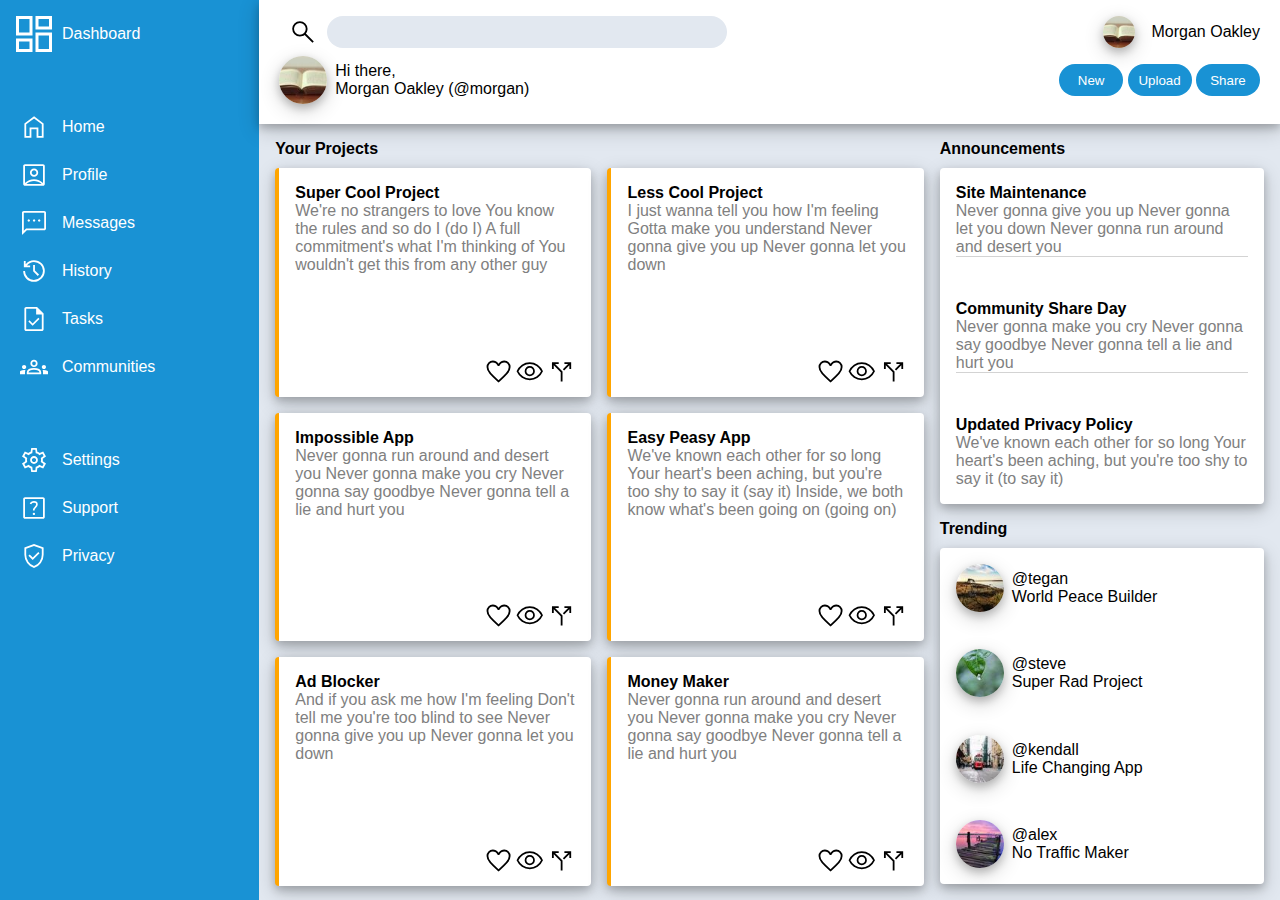
<file: index.html>
<!DOCTYPE html>
<html lang="en">

<head>
    <meta charset="UTF-8">
    <meta http-equiv="X-UA-Compatible" content="IE=edge">
    <meta name="viewport" content="width=device-width, initial-scale=1.0">
    <title>Document</title>
    <link rel="stylesheet" href="styles.css">
</head>

<body>
    <div class="sidebar">
        <div class="title">
            <img class="icon dash-icon" src="icons/dashboard.svg" alt="dashboard">
            <a href="">Dashboard</a>
        </div>
        <div class="tabs1">
            <div class="tab">
                <img class="icon" src="icons/home.svg" alt="home">
                <a href="">Home</a>

            </div>
            <div class="tab">
                <img class="icon" src="icons/profile.svg" alt="profile">
                <a href="">Profile</a>
            </div>
            <div class="tab">
                <img class="icon" src="icons/messages.svg" alt="messages">
                <a href="">Messages</a>
            </div>
            <div class="tab">
                <img class="icon" src="icons/history.svg" alt="history">
                <a href="">History</a>
            </div>
            <div class="tab">
                <img class="icon" src="icons/tasks.svg" alt="tasks">
                <a href="">Tasks</a>
            </div>
            <div class="tab">
                <img class="icon" src="icons/communities.svg" alt="communities">
                <a href="">Communities</a>
            </div>
        </div>
        <div class="tabs2">
            <div class="tab">
                <img class="icon" src="icons/settings.svg" alt="settings">
                <a href="">Settings</a>
            </div>
            <div class="tab">
                <img class="icon" src="icons/support.svg" alt="support">
                <a href="">Support</a>
            </div>
            <div class="tab">
                <img class="icon" src="icons/privacy.svg" alt="privacy">
                <a href="">Privacy</a>
            </div>
        </div>
    </div>



    <div class="main">
        <div class="header">
            <div class="header-first-row">
                <div class="search">
                    <img src="icons/search.svg" class="search-icon icon">
                    <input type="text" name="search" id="search">
                </div>
                <div class="notifications"></div>
                <div class="small-profile">
                    <img src="images/book.jpg" class="profile-picture small">
                    <div class="username">Morgan Oakley</div>
                </div>

            </div>
            <div class="header-second-row">
                <div class="second-left">
                    <img src="images/book.jpg" class="profile-picture medium">
                    <div class="greeting">
                        <div>Hi there,</div>
                        <div>Morgan Oakley (@morgan)</div>
                    </div>
                </div>

                <div class="header-buttons">
                    <button>New</button>
                    <button>Upload</button>
                    <button>Share</button>
                </div>
            </div>
        </div>

        <div class="true-main">
            <div class="projects">
                <div class="card-title">Your Projects</div>
                <div class="projects-grid">
                    <div class="project-card card">
                        <div class="project-title">Super Cool Project</div>
                        <div class="card-content">
                            <div class="card-subtext">
                                We're no strangers to love
                                You know the rules and so do I (do I)
                                A full commitment's what I'm thinking of
                                You wouldn't get this from any other guy
                            </div>
                            <div class="card-buttons">
                                <a href=""><img class="card-button" src="icons/favorite.svg" alt="favorite"></a>
                                <a href=""><img class="card-button" src="icons/follow.svg" alt="follow"></a>
                                <a href=""><img class="card-button" src="icons/fork.svg" alt="fork"></a>
                            </div>
                        </div>
                        
                    </div>
                    <div class="project-card card">
                        <div class="project-title">Less Cool Project</div>
                        <div class="card-content">
                            <div class="card-subtext">
                                I just wanna tell you how I'm feeling
                                Gotta make you understand
                                Never gonna give you up
                                Never gonna let you down
                            </div>
                            <div class="card-buttons">
                                <a href=""><img class="card-button" src="icons/favorite.svg" alt="favorite"></a>
                                <a href=""><img class="card-button" src="icons/follow.svg" alt="follow"></a>
                                <a href=""><img class="card-button" src="icons/fork.svg" alt="fork"></a>
                            </div>
                        </div>
                        
                    </div>
                    <div class="project-card card">
                        <div class="project-title">Impossible App</div>
                        <div class="card-content">
                            <div class="card-subtext">
                                Never gonna run around and desert you
                                Never gonna make you cry
                                Never gonna say goodbye
                                Never gonna tell a lie and hurt you
                            </div>
                            <div class="card-buttons">
                                <a href=""><img class="card-button" src="icons/favorite.svg" alt="favorite"></a>
                                <a href=""><img class="card-button" src="icons/follow.svg" alt="follow"></a>
                                <a href=""><img class="card-button" src="icons/fork.svg" alt="fork"></a>
                            </div>
                        </div>
                        
                    </div>
                    <div class="project-card card">
                        <div class="project-title">Easy Peasy App</div>
                        <div class="card-content">
                            <div class="card-subtext">
                                We've known each other for so long
                                Your heart's been aching, but you're too shy to say it (say it)
                                Inside, we both know what's been going on (going on)
                            </div>
                            <div class="card-buttons">
                                <a href=""><img class="card-button" src="icons/favorite.svg" alt="favorite"></a>
                                <a href=""><img class="card-button" src="icons/follow.svg" alt="follow"></a>
                                <a href=""><img class="card-button" src="icons/fork.svg" alt="fork"></a>
                            </div>
                        </div>
                        
                    </div>
                    <div class="project-card card">
                        <div class="project-title">Ad Blocker</div>
                        <div class="card-content">
                            <div class="card-subtext">
                                And if you ask me how I'm feeling
                                Don't tell me you're too blind to see
                                Never gonna give you up
                                Never gonna let you down
                            </div>
                            <div class="card-buttons">
                                <a href=""><img class="card-button" src="icons/favorite.svg" alt="favorite"></a>
                                <a href=""><img class="card-button" src="icons/follow.svg" alt="follow"></a>
                                <a href=""><img class="card-button" src="icons/fork.svg" alt="fork"></a>
                            </div>
                        </div>
                        
                    </div>
                    <div class="project-card card">
                        <div class="project-title">Money Maker</div>
                        <div class="card-content">
                            <div class="card-subtext">
                                Never gonna run around and desert you
                                Never gonna make you cry
                                Never gonna say goodbye
                                Never gonna tell a lie and hurt you
                            </div>
                            <div class="card-buttons">
                                <a href=""><img class="card-button" src="icons/favorite.svg" alt="favorite"></a>
                                <a href=""><img class="card-button" src="icons/follow.svg" alt="follow"></a>
                                <a href=""><img class="card-button" src="icons/fork.svg" alt="fork"></a>
                            </div>
                        </div>
                        
                    </div>
                </div>
            </div>


            <div class="cards-right">
                <div class="announcements">
                    <div class="card-title">Announcements</div>
                    <div class="card announce-card">
                        <div class="announce-content">
                            <div class="announce-headline">Site Maintenance</div>
                            <div class="card-subtext">
                                Never gonna give you up
                                Never gonna let you down
                                Never gonna run around and desert you
                            </div>
                        </div>
                        <div class="announce-content">
                            <div class="announce-headline">Community Share Day</div>
                            <div class="card-subtext">
                                Never gonna make you cry
                                Never gonna say goodbye
                                Never gonna tell a lie and hurt you
                            </div>
                        </div>
                        <div class="announce-content">
                            <div class="announce-headline">Updated Privacy Policy</div>
                            <div class="card-subtext">
                                We've known each other for so long
                                Your heart's been aching, but you're too shy to say it (to say it)
                            </div>
                        </div>
                    </div>
                </div>

                <div class="trending">
                    <div class="card-title">Trending</div>
                    <div class="card trending-card">
                        <div class="trending-content">
                            <img class="profile-picture medium" src="images/field.jpg" alt="field">
                            <div class="trending-text">
                                <div>@tegan</div>
                                <div>World Peace Builder</div>
                            </div>
                        </div>
                        <div class="trending-content">
                            <img class="profile-picture medium" src="images/leaf.jpg" alt="leaf">
                            <div class="trending-text">
                                <div>@steve</div>
                                <div>Super Rad Project</div>
                            </div>
                        </div>
                        <div class="trending-content">
                            <img class="profile-picture medium" src="images/streetcar.jpg" alt="streetcar">
                            <div class="trending-text">
                                <div>@kendall</div>
                                <div>Life Changing App</div>
                            </div>
                        </div>
                        <div class="trending-content">
                            <img class="profile-picture medium" src="images/pier.jpg" alt="pier">
                            <div class="trending-text">
                                <div>@alex</div>
                                <div>No Traffic Maker</div>
                            </div>
                        </div>
                    </div>
                </div>
            </div>
        </div>
    </div>
</body>

</html>
</file>
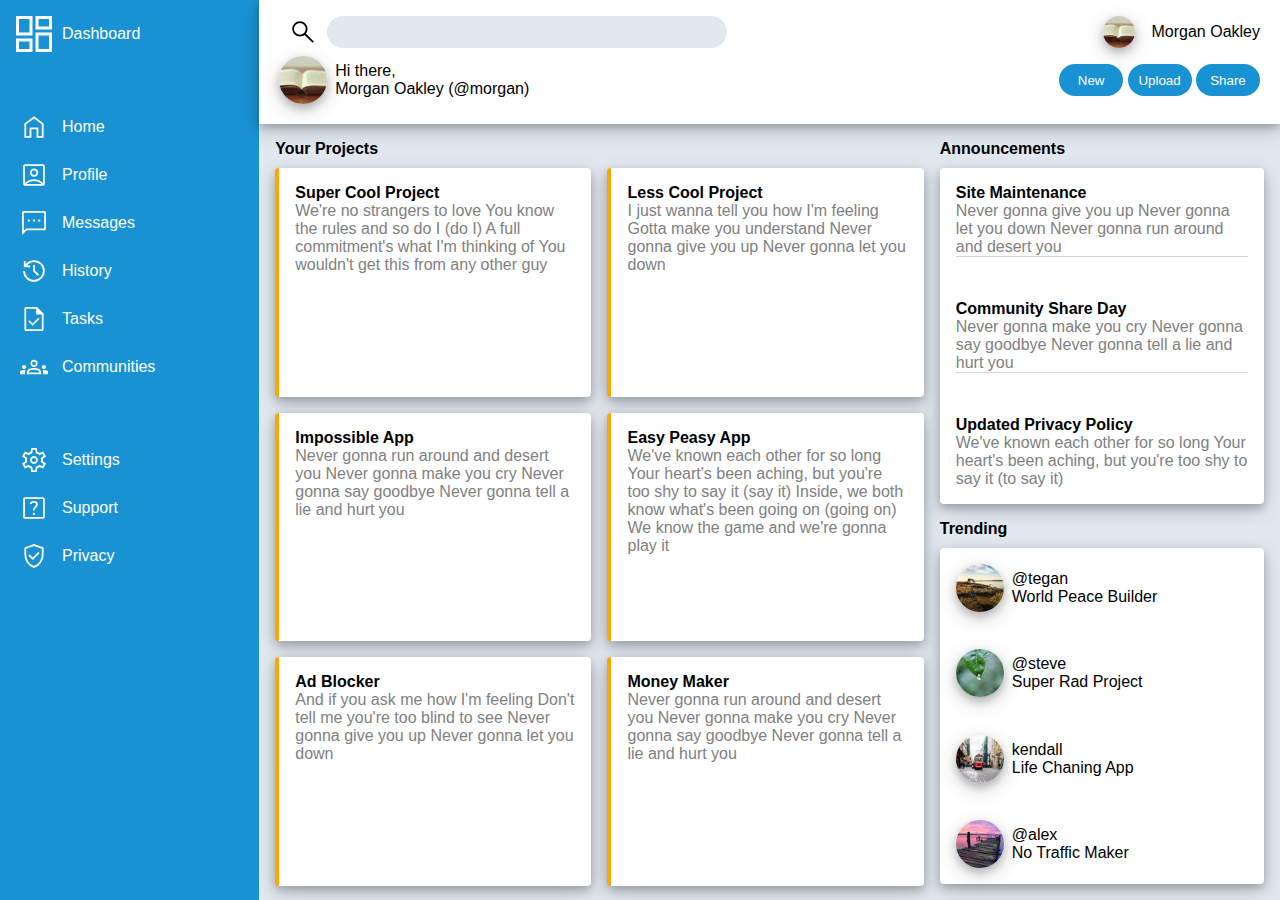
<file: dashboard.html>
<!DOCTYPE html>
<html lang="en">

<head>
    <meta charset="UTF-8">
    <meta http-equiv="X-UA-Compatible" content="IE=edge">
    <meta name="viewport" content="width=device-width, initial-scale=1.0">
    <title>Document</title>
    <link rel="stylesheet" href="styles.css">
</head>

<body>
    <div class="sidebar">
        <div class="title">
            <img class="icon dash-icon" src="icons/dashboard.svg" alt="dashboard">
            <a href="">Dashboard</a>
        </div>
        <div class="tabs1">
            <div class="tab">
                <img class="icon" src="icons/home.svg" alt="home">
                <a href="">Home</a>

            </div>
            <div class="tab">
                <img class="icon" src="icons/profile.svg" alt="profile">
                <a href="">Profile</a>
            </div>
            <div class="tab">
                <img class="icon" src="icons/messages.svg" alt="messages">
                <a href="">Messages</a>
            </div>
            <div class="tab">
                <img class="icon" src="icons/history.svg" alt="history">
                <a href="">History</a>
            </div>
            <div class="tab">
                <img class="icon" src="icons/tasks.svg" alt="tasks">
                <a href="">Tasks</a>
            </div>
            <div class="tab">
                <img class="icon" src="icons/communities.svg" alt="communities">
                <a href="">Communities</a>
            </div>
        </div>
        <div class="tabs2">
            <div class="tab">
                <img class="icon" src="icons/settings.svg" alt="settings">
                <a href="">Settings</a>
            </div>
            <div class="tab">
                <img class="icon" src="icons/support.svg" alt="support">
                <a href="">Support</a>
            </div>
            <div class="tab">
                <img class="icon" src="icons/privacy.svg" alt="privacy">
                <a href="">Privacy</a>
            </div>
        </div>
    </div>



    <div class="main">
        <div class="header">
            <div class="header-first-row">
                <div class="search">
                    <img src="icons/search.svg" class="search-icon icon">
                    <input type="text" name="search" id="search">
                </div>
                <div class="notifications"></div>
                <div class="small-profile">
                    <img src="images/book.jpg" class="profile-picture small">
                    <div class="username">Morgan Oakley</div>
                </div>

            </div>
            <div class="header-second-row">
                <div class="second-left">
                    <img src="images/book.jpg" class="profile-picture medium">
                    <div class="greeting">
                        <div>Hi there,</div>
                        <div>Morgan Oakley (@morgan)</div>
                    </div>
                </div>

                <div class="header-buttons">
                    <button>New</button>
                    <button>Upload</button>
                    <button>Share</button>
                </div>
            </div>
        </div>

        <div class="true-main">
            <div class="projects">
                <div class="card-title">Your Projects</div>
                <div class="projects-grid">
                    <div class="project-card card">
                        <div class="project-title">Super Cool Project</div>
                        <div class="card-subtext">
                            We're no strangers to love
                            You know the rules and so do I (do I)
                            A full commitment's what I'm thinking of
                            You wouldn't get this from any other guy
                        </div>
                    </div>
                    <div class="project-card card">
                        <div class="project-title">Less Cool Project</div>
                        <div class="card-subtext">
                            I just wanna tell you how I'm feeling
                            Gotta make you understand
                            Never gonna give you up
                            Never gonna let you down
                        </div>
                    </div>
                    <div class="project-card card">
                        <div class="project-title">Impossible App</div>
                        <div class="card-subtext">
                            Never gonna run around and desert you
                            Never gonna make you cry
                            Never gonna say goodbye
                            Never gonna tell a lie and hurt you
                        </div>
                    </div>
                    <div class="project-card card">
                        <div class="project-title">Easy Peasy App</div>
                        <div class="card-subtext">
                            We've known each other for so long
                            Your heart's been aching, but you're too shy to say it (say it)
                            Inside, we both know what's been going on (going on)
                            We know the game and we're gonna play it
                        </div>
                    </div>
                    <div class="project-card card">
                        <div class="project-title">Ad Blocker</div>
                        <div class="card-subtext">
                            And if you ask me how I'm feeling
                            Don't tell me you're too blind to see
                            Never gonna give you up
                            Never gonna let you down
                        </div>
                    </div>
                    <div class="project-card card">
                        <div class="project-title">Money Maker</div>
                        <div class="card-subtext">
                            Never gonna run around and desert you
                            Never gonna make you cry
                            Never gonna say goodbye
                            Never gonna tell a lie and hurt you
                        </div>
                    </div>
                </div>
            </div>


            <div class="cards-right">
                <div class="announcements">
                    <div class="card-title">Announcements</div>
                    <div class="card announce-card">
                        <div class="announce-content">
                            <div class="announce-headline">Site Maintenance</div>
                            <div class="card-subtext">
                                Never gonna give you up
                                Never gonna let you down
                                Never gonna run around and desert you
                            </div>
                        </div>
                        <div class="announce-content">
                            <div class="announce-headline">Community Share Day</div>
                            <div class="card-subtext">
                                Never gonna make you cry
                                Never gonna say goodbye
                                Never gonna tell a lie and hurt you
                            </div>
                        </div>
                        <div class="announce-content">
                            <div class="announce-headline">Updated Privacy Policy</div>
                            <div class="card-subtext">
                                We've known each other for so long
                                Your heart's been aching, but you're too shy to say it (to say it)
                            </div>
                        </div>
                    </div>
                </div>

                <div class="trending">
                    <div class="card-title">Trending</div>
                    <div class="card trending-card">
                        <div class="trending-content">
                            <img class="profile-picture medium" src="images/field.jpg" alt="field">
                            <div class="trending-text">
                                <div>@tegan</div>
                                <div>World Peace Builder</div>
                            </div>
                        </div>
                        <div class="trending-content">
                            <img class="profile-picture medium" src="images/leaf.jpg" alt="leaf">
                            <div class="trending-text">
                                <div>@steve</div>
                                <div>Super Rad Project</div>
                            </div>
                        </div>
                        <div class="trending-content">
                            <img class="profile-picture medium" src="images/streetcar.jpg" alt="streetcar">
                            <div class="trending-text">
                                <div>kendall</div>
                                <div>Life Chaning App</div>
                            </div>
                        </div>
                        <div class="trending-content">
                            <img class="profile-picture medium" src="images/pier.jpg" alt="pier">
                            <div class="trending-text">
                                <div>@alex</div>
                                <div>No Traffic Maker</div>
                            </div>
                        </div>
                    </div>
                </div>
            </div>
        </div>
    </div>
</body>

</html>
</file>
<file: styles.css>
* {
    box-sizing: border-box;
}

body {
    margin: 0px;
    padding: 0px;
    display: flex;
    font-family: sans-serif;
}
.sidebar {
    background-color: #1992d4;
    display: flex;
    flex-direction: column;
    width: 25vw;
    height: 100vh;
    color: white;
    padding: 10px;
}

.second-left {
    display: flex;
    align-items: center;
    gap: 8px;
}

.profile-picture {
    border-radius: 100%;
    box-shadow: 0 4px 8px 0 rgba(0, 0, 0, 0.2), 0 6px 20px 0 rgba(0, 0, 0, 0.19);
}

.medium {
    max-height: 48px;
    width: auto;
}

.small {
    max-height: 32px;
    width: auto;
}

.main {
    background-color: #e2e8f0;
    display: flex;
    flex-direction: column;
    width: 100%;
}

.header {
    display: flex;
    flex-direction: column;
    background-color: white;
    
    box-shadow: 0 4px 8px 0 rgba(0, 0, 0, 0.2), 0 6px 20px 0 rgba(0, 0, 0, 0.19);
    box-sizing: content-box;
    padding: 20px;
    padding-top: 8px;
}

.header-first-row {
    display: flex;
    justify-content: space-between;
    align-items: center;
}

.small-profile {
    display: flex;
    align-items: center;
    gap: 16px;
}

img {
    flex: 0 0 0;
}

.search {
    display: flex;
    align-items: center;
}

#search {
    width: 400px;
    flex: 1;
    border: none;
    background-color: #e2e8f0;
    height: 32px;
    border-radius: 16px;
}

#search:focus {
    border: gray;
}

.header-second-row {
    display: flex;
    align-items: center;
    justify-content: space-between;
}

button {
    background-color: #1992d4;
    border: none;
    border-radius: 16px;
    color: white;
    width: 64px;
    height: 32px;
}

.tab, .title {
    display: flex;
    align-items: center;
    gap: 4px
}

.icon {
    filter: invert(100%);
    transform: scale(0.6);
}

.search-icon {
    filter: invert(0%);
}

.dash-icon {
    transform: scale(1);
}

.tab a, .title a {
    text-decoration: none;
    color: white;
}

.tabs1, .tabs2 {
    margin-top: 5vh;
}

.true-main {
    display:flex;
    gap: 16px;
    margin: 16px 16px;
    height: 100%;
}

.projects {
    flex: 2;
    
}

.projects-grid {
    display: grid;
    grid-template: 1fr 1fr 1fr / 1fr 1fr;
    gap: 16px;
    height: calc(100% - 16px - 10px);
}

.cards-right {
    flex: 1;
    display: grid;
    grid-template-rows: 1fr 1fr;
    gap: 16px;
}

.announcements, .trending {
    display: flex;
    flex-direction: column;
    flex: 1;
}

.card {
    background-color: white;
    padding:16px;
    box-shadow: 0 4px 8px 0 rgba(0, 0, 0, 0.2), 0 6px 20px 0 rgba(0, 0, 0, 0.19);
    border-radius: 4px;
    border-left: 4px orange solid;
    flex: 1;
}

.card-title {
    font-weight: bold;
    margin-bottom: 10px;
}

.card-content {
    height: 100%;
    display: flex;
    max-width: max-content;
    justify-content: space-between;   
    flex-direction: column; 
}

.card-buttons {
    margin-left: auto;
    transform: scale(0.6);
    transform-origin: right;
    max-width: fit-content;
}



.announce-card, .trending-card {
    display: flex;
    flex-direction: column;
    justify-content: space-between;
    border: none;
}

.trending-content {
    display: flex;
    align-items: center;
    gap: 8px;
}

.announce-content {
    border-bottom: 1px solid lightgray;
}

.announce-content:last-child {
    border-bottom: none;
}

.announce-headline, .project-title {
    font-weight: bold;
}

.card-subtext {
    color: gray;
    flex: 1;
}
</file>
